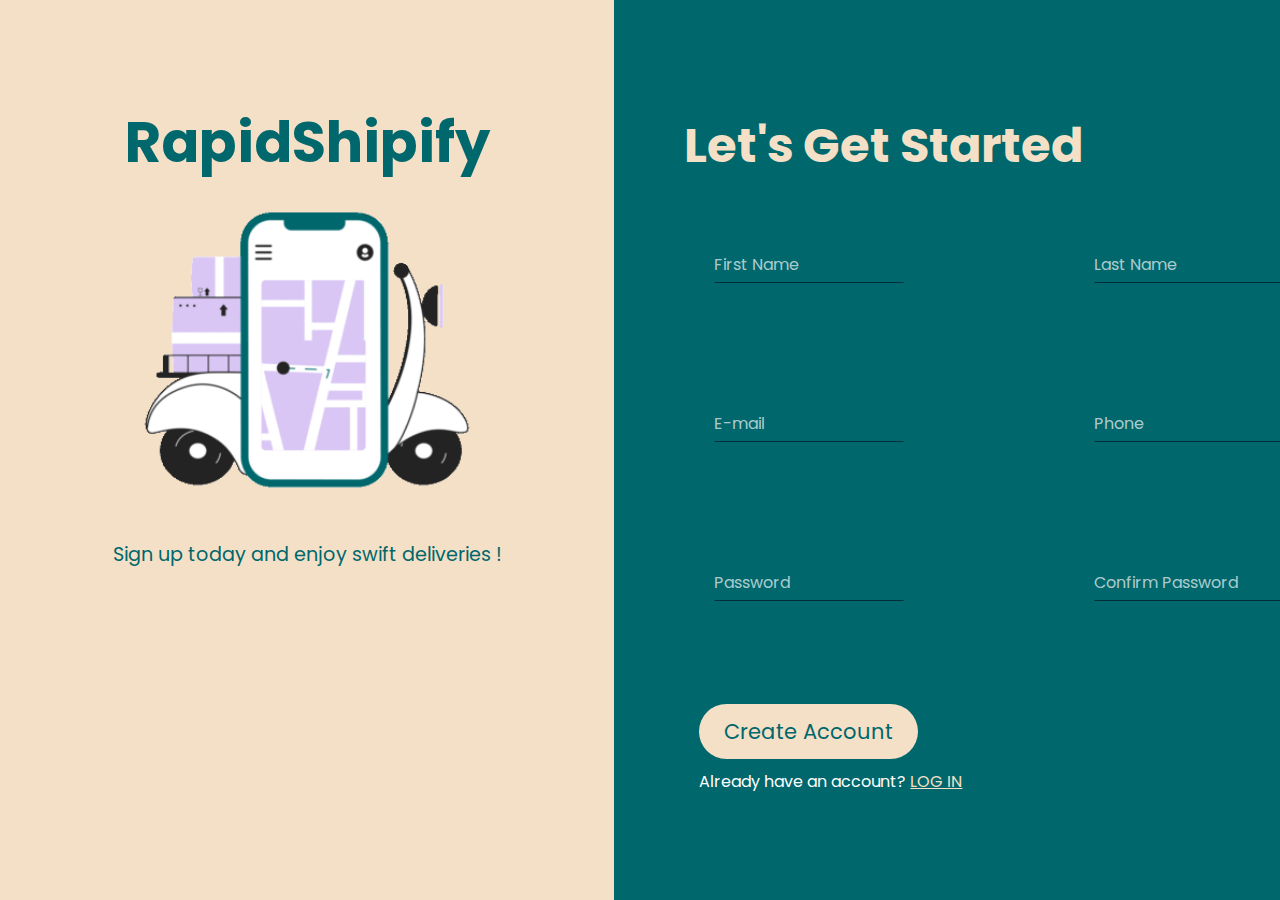
<file: index.html>
<!DOCTYPE html>
<html lang="en">
    <head> 
        <meta name="viewport" content="width=device-width, initial-scale=1.0">
        <link rel="icon" href="assets/images/favicon.png" type="image/x-icon">
        <title>RapidShipify | SignUp</title>
        <link rel="stylesheet" href="assets/styles/styles.css">
        <script src="assets/scripts/script.js" defer></script>
    </head>
<body >
  <main class="container">
    
    <div class="image-container">
        <h1 class="logo">RapidShipify</h1>
        <img src="assets/images/sammy-line-delivery-with-gps-navigation.gif" class="form-image">
        <p class="img-text">Sign up today and enjoy swift deliveries !</p>
        <a href="#form-wrapper"> <svg class="mobile-arrow" xmlns="http://www.w3.org/2000/svg" width="47" height="40" viewBox="0 0 47 40">
            <path id="Polygon_1" data-name="Polygon 1" d="M19.189,7.338a5,5,0,0,1,8.622,0L42.575,32.467A5,5,0,0,1,38.263,40H8.737a5,5,0,0,1-4.311-7.533Z" transform="translate(47 40) rotate(180)" fill="#00676c"/>
          </svg></a>
       
          
    
</div>
    <form>
        <div class="form-Title">
            <h2>Let's Get Started</h2>
        </div>
        <div  class="form-container">
        
            <div class="input-wrapper">
                <label for="First-name"></label> 
                <input type="text" name="First-name" id="First-name" required>
               <span>
                    First Name
                </span>
                <div class="error"></div>
            </div>
            <div class="input-wrapper">
                <label for="Last-name"></label>
                <input type="text" name="Last-name" id="Last-name" required>
                <span>
                    Last Name
                </span>
                <div class="error"></div>
            </div>
            <div id="form-wrapper" class="input-wrapper">
                <label for="Email"></label>
                <input type="email" name="Email" id="Email" required>
                <span>
                    E-mail
                </span>
                <div class="error"></div>
            </div>
            <div class="input-wrapper">
                <label for="Phone"></label>
                
                <input type="Phone" name="Phone" id="Phone" required>
                <span>
                    Phone
                </span>
                <div class="error"></div>
            </div>
            <div class="input-wrapper">
                <label for="Password"></label>
                
                <input type="password" name="Password" id="Password" required>
                <span>
                    Password
                </span>
                <div class="error"></div></div>
                <div class="input-wrapper">
                    <label for="Confirm-password"></label>
                    
                    <input type="password" name="Confirm-password" id="Confirm-password" required>
                    <span>
                       Confirm Password
                    </span>
                    <div class="error"></div>
                </div>
                <div>
                    <div class="form-footer">
                        <input class="submit-btn" type="submit" value="Create Account">
                        <p>Already have an account? <a href="#">LOG IN</a></p>
                    </div>

                </div>
            </div>

        </div>
        

    </form>
  </main>
 </body>

</html>
</file>
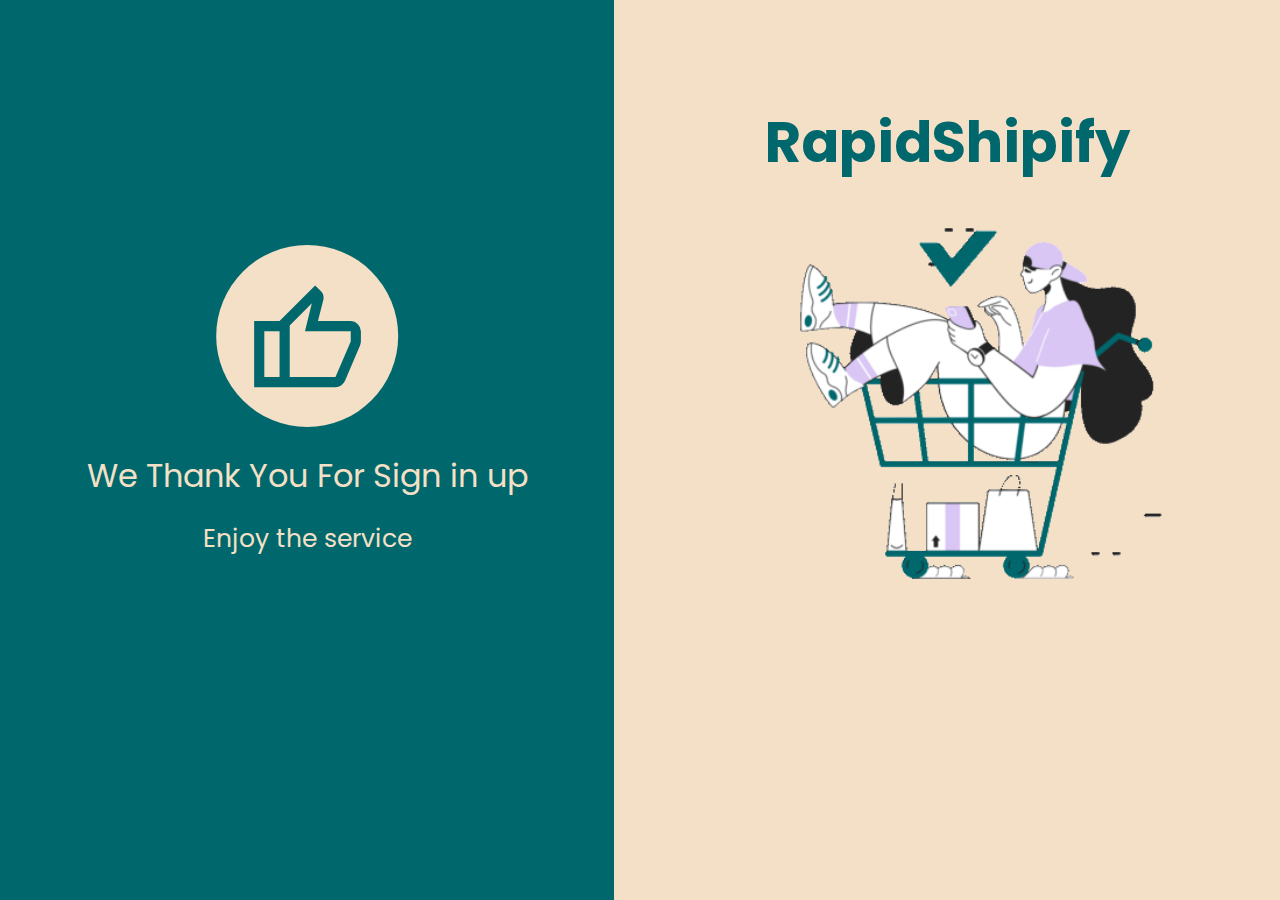
<file: thankYou.html>
<!DOCTYPE html>
<html lang="en">
    <head> 
        <meta name="viewport" content="width=device-width, initial-scale=1.0">
        <title>RapidShipify | Thank You</title>
        <link rel="stylesheet" href="assets/styles/styles.css">
        
    </head>
<body class="thanks-body" >
  <main class="thanks-container">
    <div class="thanks-card">
        <div class="thanks-content">
            <svg class="thanks-icon" xmlns="http://www.w3.org/2000/svg" width="182" height="182" viewBox="0 0 182 182">
                <g id="Group_1" data-name="Group 1" transform="translate(-382 -285)">
                  <circle id="Ellipse_1" data-name="Ellipse 1" cx="91" cy="91" r="91" transform="translate(382 285)" fill="#f4e0c6"/>
                  <path id="thumb_up_FILL0_wght400_GRAD0_opsz24" d="M161.341-818.324H105.419v-66.09L141.006-920l6.355,6.355a6.677,6.677,0,0,1,1.462,2.415,8.317,8.317,0,0,1,.572,2.923v1.779L143.8-884.413h32.791a9.755,9.755,0,0,1,7.117,3.05,9.755,9.755,0,0,1,3.05,7.117v10.168a7.881,7.881,0,0,1-.254,1.906q-.254,1.017-.508,1.906l-15.251,35.841a10.267,10.267,0,0,1-3.813,4.321A9.93,9.93,0,0,1,161.341-818.324Zm-45.754-10.168h45.754l15.251-35.587v-10.168H130.838l6.863-27.961-22.115,22.115Zm0-51.6v0Zm-10.168-4.321v10.168H90.168v45.754h15.251v10.168H80v-66.09Z" transform="translate(339.952 1245.494)" fill="#00676c"/>
                </g>
              </svg>
              
            <p class="thanks-msg-title">We Thank You For Sign in up</p>
            <p class="thanks-msg-sub">Enjoy the service</p>
        </div>
        
    </div>
    <div class="thanks-image-container">
        <h1 class="thanks-logo">RapidShipify</h1>
        <img src="assets/images/sammy-line-shopping.gif" class="thanks-image">
</div>
   
  </main>
 </body>

</html>
</file>
<file: assets/styles/styles.css>
@import url('https://fonts.googleapis.com/css2?family=Poppins:wght@300&family=Roboto&display=swap');

/*Variables*/
:root{

    --dark : #00676C;
    --darker : #002F39;
    --light : #F4E0C6;
    --grey  : rgba(255,255,255,0.68);
    --error : rgb(254,116,88);
}
* {
    padding: 0;
    margin: 0;
    scroll-behavior: smooth;
    font-family: 'Poppins', system-ui, -apple-system, BlinkMacSystemFont, 'Segoe UI', Roboto, Oxygen, Ubuntu, Cantarell, 'Open Sans', 'Helvetica Neue', sans-serif;
}
body{
    background-color: var(--light);
    overflow: hidden;
}

.container{
    display: grid;
    grid-template-columns: calc(100% - 52%) auto;
    height: 100vh;
    width: 100%;
    overflow: hidden;
    
    
}

.image-container{
    display: flex;
    align-self: flex-start;
    flex-direction: column;
    align-items: center;
    margin-top: 100px;
    color: var(--dark);
}
.form-image{
    width: calc(70%);
    margin-top: -50px;
}

.logo{
    margin: 0px 10px;
    font-size: 3.5rem;
}

.img-text{
    text-align: center;
    font-size: larger;
    margin-top: -25px;
}

.mobile-arrow{
    display: none;
}
.form-container{
    width: 50vw;
    margin-top: 20px;
    padding: 50px;
    margin-right: 15px;
    display: grid;
    gap: 120px;
    grid-template-columns: 1fr 1fr;
}
form{
    background-color: var(--dark);
    padding: 50px;
    width: auto;
    height: 300vw;
}
.form-Title{
    color: var(--light);
    font-size: 2rem;
    text-align: left;
    margin-left: 20px;
    margin-top: 60px;
}

input:not(.submit-btn){
    padding: 4px 0px 5px 6px;
    background-color: rgba(255,255,255,0);
    display: block;
    border: 1px solid rgba(255,255,255,0);
    border-bottom: 1px solid var(--darker) ;
    outline: none;    
    color: white;
    transition: all 0.3s;
    width: 70%;
    

}

 input:focus ~ span,
 input:valid ~ span{
    color: var(--dark);
    transform: translateX(7px) translateY(-20px);
    padding: 2px;
    border: none;
    background-color: var(--light);
    
}
input:not(.submit-btn):focus, input:not(.submit-btn):valid{
    border: 1px solid var(--light);
    border-radius: 5px;
    padding-top: 10px;
    padding-bottom: 5px;
}
.input-wrapper{
    position: relative;
}
.input-wrapper span{
    position: absolute;
    top: 0;
    left: 0;
    color:var(--grey);
    font-size: 16px;
    transition: all 0.5s;
    
}


.submit-btn{
    border : none;
    background-color: var(--light);
    color: var(--dark);
    padding: 12px 25px;
    font-size: 21px;
    border-radius: 32px;
    transition: all 0.3s;
    
   
}
.submit-btn:hover{
    box-shadow: 1px 1px 5px 0px var(--darker);
    cursor: pointer;
}

.form-footer{
    margin-top: -25px;
    margin-left: -15px;
}
.form-footer p {
    color: white;
    margin-top: 10px;
}
.form-footer a {
    color: var(--light);
    text-decoration: underline;
}


.error{
    color: var(--error);
    margin-top: 8px;
}

 
/* Styles for the Thank you Page*/
.thanks-container{
    display: grid;
    grid-template-columns: calc(100% - 52%) auto;
    height: 100vh;
    width: 100%;
    overflow: hidden;
    
    
}
.thanks-card{
    background-color: var(--dark);
    padding: 50px;
    width: auto;
    height: 300vw;
}
.thanks-content{
    margin-top: 20vh;
    display: flex;
    flex-direction: column;
    align-items: center;
}
.thanks-icon{
    width: calc(100%);
    margin: 15px 0px;
}
.thanks-card p{
    color : var(--light);
    text-align: center;
}
.thanks-msg-title { 
    font-size: 2rem;
    margin: 10px 0px;
}
.thanks-msg-sub{
    font-size: 25px;
    margin: 10px 0px;
}

.thanks-image-container{
    display: flex;
    align-self: flex-start;
    flex-direction: column;
    align-items: center;
    margin-top: 100px;
    color: var(--dark);
}
.thanks-logo{
    margin: 0px 10px;
    font-size: 3.5rem;
}
.thanks-image{
    width: calc(70%);
    margin-top: -50px;
}

/*mobile styles*/

@media only screen and (max-width : 900px) {
    
    body{
        background-color: var(--light);
    overflow: visible;
    }
    .container{
        display: grid;
        grid-template-rows: 50vh minmax(100vh, auto);
        grid-template-columns: none;
        height: auto;
        overflow: hidden;
        
        
    }
    .logo{
        margin: 0px;
        
        font-size: 3rem;
    }
    .image-container{

        display: flex;
        align-self: flex-start;
        flex-direction: column;
        align-items: center;
        margin: 0;
        margin-top: 5vh;
        color: var(--dark);
    }
    .form-image{
        width: calc(60%);
        margin-top: -50px;
    }
    .img-text{
        margin-left: 5px;
        margin-left: 5px;
    }
    .mobile-arrow {
        display: block;
        margin-top: 30px;
    }
    .form-container{
        width: 100%;
        margin-top: 0px;
        padding: 0px;
        grid-template-columns: none;
        grid-template-rows: none;
        display: grid;
        gap: 40px;
    }
    .form-Title{
        font-size: 1.5rem; 
        margin: 0;
        margin-bottom: 40px;
    }
    form{
        display: flex;
        flex-direction: column;
        height: 200vw;
    }
    .form-footer{
        margin-top: 5px;
        display: flex;
        flex-direction: column;
        align-items: center;
    }
    .form-footer p{
        margin-top: 24px;
     
    }
    input:not(.submit-btn){
        width: 95%;

    }

/*Styles for the Thank you page*/
.thanks-body{
    overflow: hidden;
}
.thanks-container{
    display: flex;
    flex-direction: column-reverse;
    
    height: auto;
    overflow: hidden;
}
.thanks-card{
    background-color: var(--dark);
    flex-grow: 1;
    flex-basis: auto;
    min-height: 25vh;
    padding: 0;
    width: auto;
    
    margin: 0;
}   
.thanks-content{
    margin-top: 0;
    display: flex;
    flex-direction: column;
    align-items: center;
    
    
}

.thanks-image-container{
    display: flex;
    flex-grow: 1;
    flex-basis: 50vh;
    align-self: center;
    flex-direction: column;
    align-items: center;
    margin-top: 10px;
    padding-top: 10vh;
    color: var(--dark);
}
.thanks-icon{
    width: 6rem;
    margin: 0;
}
.thanks-msg-title{
    font-size: 1.5rem;
    margin: 0;
    margin-top: -20px;
}
.thanks-msg-sub{
    font-size: 1.3rem;
    margin: 0;
}

.thanks-image{
    width: calc(100%);
    margin-top: -50px;
}
}
</file>
